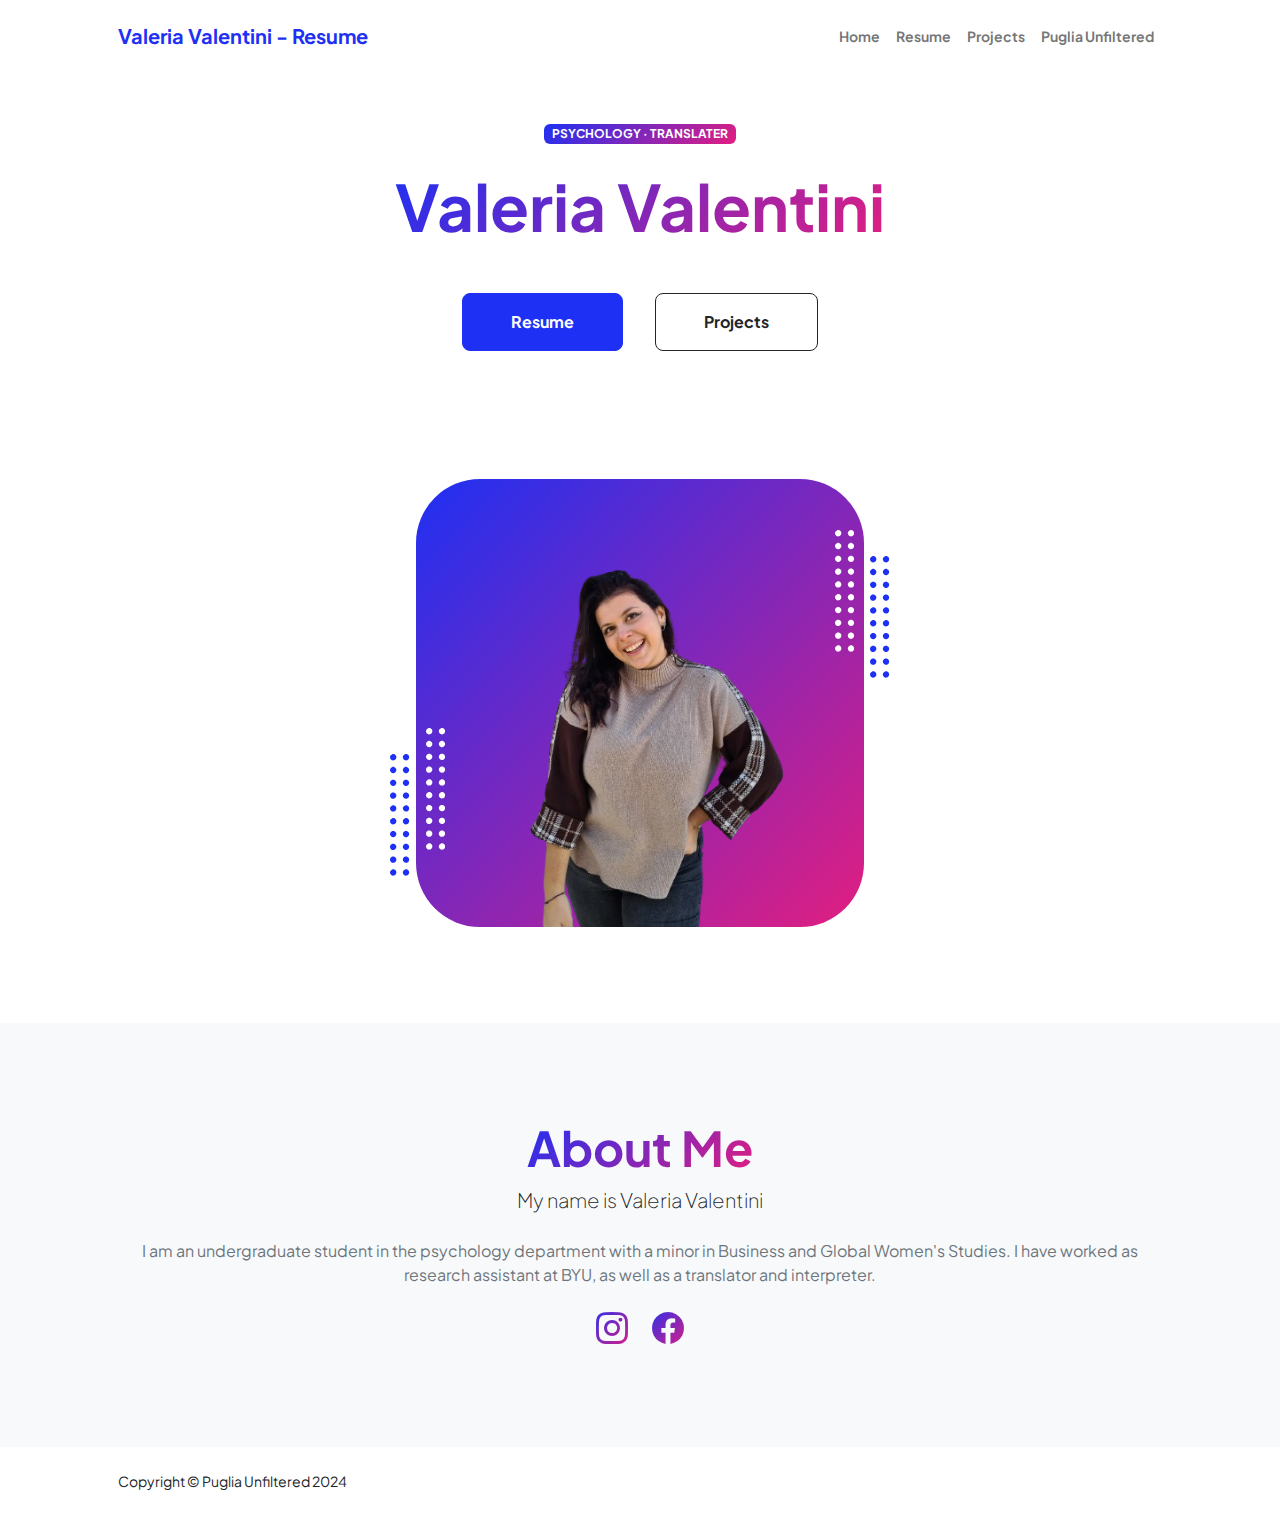
<file: Resume/index.html>
<!DOCTYPE html>
<html lang="en">
    <head>
        <meta charset="utf-8" />
        <meta name="viewport" content="width=device-width, initial-scale=1, shrink-to-fit=no" />
        <meta name="description" content="" />
        <meta name="author" content="" />
        <title>Resume - Valeria Valentini</title>
        <!-- Favicon-->
        <link rel="icon" type="image/x-icon" href="assets/favicon.ico" />
        <!-- Custom Google font-->
        <link rel="preconnect" href="https://fonts.googleapis.com" />
        <link rel="preconnect" href="https://fonts.gstatic.com" crossorigin />
        <link href="https://fonts.googleapis.com/css2?family=Plus+Jakarta+Sans:wght@100;200;300;400;500;600;700;800;900&amp;display=swap" rel="stylesheet" />
        <!-- Bootstrap icons-->
        <link href="https://cdn.jsdelivr.net/npm/bootstrap-icons@1.8.1/font/bootstrap-icons.css" rel="stylesheet" />
        <!-- Core theme CSS (includes Bootstrap)-->
        <link href="css/styles.css" rel="stylesheet" />
    </head>
    <body class="d-flex flex-column h-100">
        <main class="flex-shrink-0">
            <!-- Navigation-->
            <nav class="navbar navbar-expand-lg navbar-light bg-white py-3">
                <div class="container px-5">
                    <a class="navbar-brand" href="index.html"><span class="fw-bolder text-primary">Valeria Valentini - Resume</span></a>
                    <button class="navbar-toggler" type="button" data-bs-toggle="collapse" data-bs-target="#navbarSupportedContent" aria-controls="navbarSupportedContent" aria-expanded="false" aria-label="Toggle navigation"><span class="navbar-toggler-icon"></span></button>
                    <div class="collapse navbar-collapse" id="navbarSupportedContent">
                        <ul class="navbar-nav ms-auto mb-2 mb-lg-0 small fw-bolder">
                            <li class="nav-item"><a class="nav-link" href="index.html">Home</a></li>
                            <li class="nav-item"><a class="nav-link" href="resume.html">Resume</a></li>
                            <li class="nav-item"><a class="nav-link" href="projects.html">Projects</a></li>
                            <li class="nav-item"><a class="nav-link" href="../index.html">Puglia Unfiltered</a></li>
                        </ul>
                    </div>
                </div>
            </nav>
            <!-- Header-->
            <header class="py-5">
                <div class="container px-5 pb-5">
                    <div class="row gx-5 align-items-center">
                        <div class="col-xxl-5">
                            <!-- Header text content-->
                            <div class="text-center text-xxl-start">
                                <div class="badge bg-gradient-primary-to-secondary text-white mb-4"><div class="text-uppercase">Psychology &middot; Translater</div></div>
                                <!--<div class="fs-3 fw-light text-muted">I can help your business to</div>-->
                                <h1 class="display-3 fw-bolder mb-5"><span class="text-gradient d-inline">Valeria Valentini</span></h1>
                                <div class="d-grid gap-3 d-sm-flex justify-content-sm-center justify-content-xxl-start mb-3">
                                    <a class="btn btn-primary btn-lg px-5 py-3 me-sm-3 fs-6 fw-bolder" href="resume.html">Resume</a>
                                    <a class="btn btn-outline-dark btn-lg px-5 py-3 fs-6 fw-bolder" href="projects.html">Projects</a>
                                </div>
                            </div>
                        </div>
                        <div class="col-xxl-7">
                            <!-- Header profile picture-->
                            <div class="d-flex justify-content-center mt-5 mt-xxl-0">
                                <div class="profile bg-gradient-primary-to-secondary">
                                    <!-- TIP: For best results, use a photo with a transparent background like the demo example below-->
                                    <!-- Watch a tutorial on how to do this on YouTube (link)-->
                                    <img class="profile-img" src="assets/valeria.png"  alt="..." />
                                    <div class="dots-1">
                                        <!-- SVG Dots-->
                                        <svg version="1.1" xmlns="http://www.w3.org/2000/svg" xmlns:xlink="http://www.w3.org/1999/xlink" x="0px" y="0px" viewBox="0 0 191.6 1215.4" style="enable-background: new 0 0 191.6 1215.4" xml:space="preserve">
                                            <g transform="translate(0.000000,1280.000000) scale(0.100000,-0.100000)">
                                                <path d="M227.7,12788.6c-105-35-200-141-222-248c-43-206,163-412,369-369c155,32,275,190,260,339c-11,105-90,213-190,262        C383.7,12801.6,289.7,12808.6,227.7,12788.6z"></path>
                                                <path d="M1507.7,12788.6c-151-50-253-216-222-362c25-119,136-230,254-255c194-41,395,142,375,339c-11,105-90,213-190,262        C1663.7,12801.6,1569.7,12808.6,1507.7,12788.6z"></path>
                                                <path d="M227.7,11508.6c-105-35-200-141-222-248c-43-206,163-412,369-369c155,32,275,190,260,339c-11,105-90,213-190,262        C383.7,11521.6,289.7,11528.6,227.7,11508.6z"></path>
                                                <path d="M1507.7,11508.6c-151-50-253-216-222-362c25-119,136-230,254-255c194-41,395,142,375,339c-11,105-90,213-190,262        C1663.7,11521.6,1569.7,11528.6,1507.7,11508.6z"></path>
                                                <path d="M227.7,10228.6c-105-35-200-141-222-248c-43-206,163-412,369-369c155,32,275,190,260,339c-11,105-90,213-190,262        C383.7,10241.6,289.7,10248.6,227.7,10228.6z"></path>
                                                <path d="M1507.7,10228.6c-105-35-200-141-222-248c-43-206,163-412,369-369c155,32,275,190,260,339c-11,105-90,213-190,262        C1663.7,10241.6,1569.7,10248.6,1507.7,10228.6z"></path>
                                                <path d="M227.7,8948.6c-105-35-200-141-222-248c-43-206,163-412,369-369c155,32,275,190,260,339c-11,105-90,213-190,262        C383.7,8961.6,289.7,8968.6,227.7,8948.6z"></path>
                                                <path d="M1507.7,8948.6c-105-35-200-141-222-248c-43-206,163-412,369-369c155,32,275,190,260,339c-11,105-90,213-190,262        C1663.7,8961.6,1569.7,8968.6,1507.7,8948.6z"></path>
                                                <path d="M227.7,7668.6c-105-35-200-141-222-248c-43-206,163-412,369-369c155,32,275,190,260,339c-11,105-90,213-190,262        C383.7,7681.6,289.7,7688.6,227.7,7668.6z"></path>
                                                <path d="M1507.7,7668.6c-105-35-200-141-222-248c-43-206,163-412,369-369c155,32,275,190,260,339c-11,105-90,213-190,262        C1663.7,7681.6,1569.7,7688.6,1507.7,7668.6z"></path>
                                                <path d="M227.7,6388.6c-105-35-200-141-222-248c-43-206,163-412,369-369c155,32,275,190,260,339c-11,105-90,213-190,262        C383.7,6401.6,289.7,6408.6,227.7,6388.6z"></path>
                                                <path d="M1507.7,6388.6c-105-35-200-141-222-248c-43-206,163-412,369-369c155,32,275,190,260,339c-11,105-90,213-190,262        C1663.7,6401.6,1569.7,6408.6,1507.7,6388.6z"></path>
                                                <path d="M227.7,5108.6c-105-35-200-141-222-248c-43-206,163-412,369-369c155,32,275,190,260,339c-11,105-90,213-190,262        C383.7,5121.6,289.7,5128.6,227.7,5108.6z"></path>
                                                <path d="M1507.7,5108.6c-105-35-200-141-222-248c-43-206,163-412,369-369c155,32,275,190,260,339c-11,105-90,213-190,262        C1663.7,5121.6,1569.7,5128.6,1507.7,5108.6z"></path>
                                                <path d="M227.7,3828.6c-105-35-200-141-222-248c-43-206,163-412,369-369c155,32,275,190,260,339c-11,105-90,213-190,262        C383.7,3841.6,289.7,3848.6,227.7,3828.6z"></path>
                                                <path d="M1507.7,3828.6c-105-35-200-141-222-248c-43-206,163-412,369-369c155,32,275,190,260,339c-11,105-90,213-190,262        C1663.7,3841.6,1569.7,3848.6,1507.7,3828.6z"></path>
                                                <path d="M227.7,2548.6c-105-35-200-141-222-248c-43-206,163-412,369-369c155,32,275,190,260,339c-11,105-90,213-190,262        C383.7,2561.6,289.7,2568.6,227.7,2548.6z"></path>
                                                <path d="M1507.7,2548.6c-105-35-200-141-222-248c-43-206,163-412,369-369c155,32,275,190,260,339c-11,105-90,213-190,262        C1663.7,2561.6,1569.7,2568.6,1507.7,2548.6z"></path>
                                                <path d="M227.7,1268.6c-105-35-200-141-222-248c-43-206,163-412,369-369c155,32,275,190,260,339c-11,105-90,213-190,262        C383.7,1281.6,289.7,1288.6,227.7,1268.6z"></path>
                                                <path d="M1507.7,1268.6c-105-35-200-141-222-248c-43-206,163-412,369-369c155,32,275,190,260,339c-11,105-90,213-190,262        C1663.7,1281.6,1569.7,1288.6,1507.7,1268.6z"></path>
                                            </g>
                                        </svg>
                                        <!-- END of SVG dots-->
                                    </div>
                                    <div class="dots-2">
                                        <!-- SVG Dots-->
                                        <svg version="1.1" xmlns="http://www.w3.org/2000/svg" xmlns:xlink="http://www.w3.org/1999/xlink" x="0px" y="0px" viewBox="0 0 191.6 1215.4" style="enable-background: new 0 0 191.6 1215.4" xml:space="preserve">
                                            <g transform="translate(0.000000,1280.000000) scale(0.100000,-0.100000)">
                                                <path d="M227.7,12788.6c-105-35-200-141-222-248c-43-206,163-412,369-369c155,32,275,190,260,339c-11,105-90,213-190,262        C383.7,12801.6,289.7,12808.6,227.7,12788.6z"></path>
                                                <path d="M1507.7,12788.6c-151-50-253-216-222-362c25-119,136-230,254-255c194-41,395,142,375,339c-11,105-90,213-190,262        C1663.7,12801.6,1569.7,12808.6,1507.7,12788.6z"></path>
                                                <path d="M227.7,11508.6c-105-35-200-141-222-248c-43-206,163-412,369-369c155,32,275,190,260,339c-11,105-90,213-190,262        C383.7,11521.6,289.7,11528.6,227.7,11508.6z"></path>
                                                <path d="M1507.7,11508.6c-151-50-253-216-222-362c25-119,136-230,254-255c194-41,395,142,375,339c-11,105-90,213-190,262        C1663.7,11521.6,1569.7,11528.6,1507.7,11508.6z"></path>
                                                <path d="M227.7,10228.6c-105-35-200-141-222-248c-43-206,163-412,369-369c155,32,275,190,260,339c-11,105-90,213-190,262        C383.7,10241.6,289.7,10248.6,227.7,10228.6z"></path>
                                                <path d="M1507.7,10228.6c-105-35-200-141-222-248c-43-206,163-412,369-369c155,32,275,190,260,339c-11,105-90,213-190,262        C1663.7,10241.6,1569.7,10248.6,1507.7,10228.6z"></path>
                                                <path d="M227.7,8948.6c-105-35-200-141-222-248c-43-206,163-412,369-369c155,32,275,190,260,339c-11,105-90,213-190,262        C383.7,8961.6,289.7,8968.6,227.7,8948.6z"></path>
                                                <path d="M1507.7,8948.6c-105-35-200-141-222-248c-43-206,163-412,369-369c155,32,275,190,260,339c-11,105-90,213-190,262        C1663.7,8961.6,1569.7,8968.6,1507.7,8948.6z"></path>
                                                <path d="M227.7,7668.6c-105-35-200-141-222-248c-43-206,163-412,369-369c155,32,275,190,260,339c-11,105-90,213-190,262        C383.7,7681.6,289.7,7688.6,227.7,7668.6z"></path>
                                                <path d="M1507.7,7668.6c-105-35-200-141-222-248c-43-206,163-412,369-369c155,32,275,190,260,339c-11,105-90,213-190,262        C1663.7,7681.6,1569.7,7688.6,1507.7,7668.6z"></path>
                                                <path d="M227.7,6388.6c-105-35-200-141-222-248c-43-206,163-412,369-369c155,32,275,190,260,339c-11,105-90,213-190,262        C383.7,6401.6,289.7,6408.6,227.7,6388.6z"></path>
                                                <path d="M1507.7,6388.6c-105-35-200-141-222-248c-43-206,163-412,369-369c155,32,275,190,260,339c-11,105-90,213-190,262        C1663.7,6401.6,1569.7,6408.6,1507.7,6388.6z"></path>
                                                <path d="M227.7,5108.6c-105-35-200-141-222-248c-43-206,163-412,369-369c155,32,275,190,260,339c-11,105-90,213-190,262        C383.7,5121.6,289.7,5128.6,227.7,5108.6z"></path>
                                                <path d="M1507.7,5108.6c-105-35-200-141-222-248c-43-206,163-412,369-369c155,32,275,190,260,339c-11,105-90,213-190,262        C1663.7,5121.6,1569.7,5128.6,1507.7,5108.6z"></path>
                                                <path d="M227.7,3828.6c-105-35-200-141-222-248c-43-206,163-412,369-369c155,32,275,190,260,339c-11,105-90,213-190,262        C383.7,3841.6,289.7,3848.6,227.7,3828.6z"></path>
                                                <path d="M1507.7,3828.6c-105-35-200-141-222-248c-43-206,163-412,369-369c155,32,275,190,260,339c-11,105-90,213-190,262        C1663.7,3841.6,1569.7,3848.6,1507.7,3828.6z"></path>
                                                <path d="M227.7,2548.6c-105-35-200-141-222-248c-43-206,163-412,369-369c155,32,275,190,260,339c-11,105-90,213-190,262        C383.7,2561.6,289.7,2568.6,227.7,2548.6z"></path>
                                                <path d="M1507.7,2548.6c-105-35-200-141-222-248c-43-206,163-412,369-369c155,32,275,190,260,339c-11,105-90,213-190,262        C1663.7,2561.6,1569.7,2568.6,1507.7,2548.6z"></path>
                                                <path d="M227.7,1268.6c-105-35-200-141-222-248c-43-206,163-412,369-369c155,32,275,190,260,339c-11,105-90,213-190,262        C383.7,1281.6,289.7,1288.6,227.7,1268.6z"></path>
                                                <path d="M1507.7,1268.6c-105-35-200-141-222-248c-43-206,163-412,369-369c155,32,275,190,260,339c-11,105-90,213-190,262        C1663.7,1281.6,1569.7,1288.6,1507.7,1268.6z"></path>
                                            </g>
                                        </svg>
                                        <!-- END of SVG dots-->
                                    </div>
                                    <div class="dots-3">
                                        <!-- SVG Dots-->
                                        <svg version="1.1" xmlns="http://www.w3.org/2000/svg" xmlns:xlink="http://www.w3.org/1999/xlink" x="0px" y="0px" viewBox="0 0 191.6 1215.4" style="enable-background: new 0 0 191.6 1215.4" xml:space="preserve">
                                            <g transform="translate(0.000000,1280.000000) scale(0.100000,-0.100000)">
                                                <path d="M227.7,12788.6c-105-35-200-141-222-248c-43-206,163-412,369-369c155,32,275,190,260,339c-11,105-90,213-190,262        C383.7,12801.6,289.7,12808.6,227.7,12788.6z"></path>
                                                <path d="M1507.7,12788.6c-151-50-253-216-222-362c25-119,136-230,254-255c194-41,395,142,375,339c-11,105-90,213-190,262        C1663.7,12801.6,1569.7,12808.6,1507.7,12788.6z"></path>
                                                <path d="M227.7,11508.6c-105-35-200-141-222-248c-43-206,163-412,369-369c155,32,275,190,260,339c-11,105-90,213-190,262        C383.7,11521.6,289.7,11528.6,227.7,11508.6z"></path>
                                                <path d="M1507.7,11508.6c-151-50-253-216-222-362c25-119,136-230,254-255c194-41,395,142,375,339c-11,105-90,213-190,262        C1663.7,11521.6,1569.7,11528.6,1507.7,11508.6z"></path>
                                                <path d="M227.7,10228.6c-105-35-200-141-222-248c-43-206,163-412,369-369c155,32,275,190,260,339c-11,105-90,213-190,262        C383.7,10241.6,289.7,10248.6,227.7,10228.6z"></path>
                                                <path d="M1507.7,10228.6c-105-35-200-141-222-248c-43-206,163-412,369-369c155,32,275,190,260,339c-11,105-90,213-190,262        C1663.7,10241.6,1569.7,10248.6,1507.7,10228.6z"></path>
                                                <path d="M227.7,8948.6c-105-35-200-141-222-248c-43-206,163-412,369-369c155,32,275,190,260,339c-11,105-90,213-190,262        C383.7,8961.6,289.7,8968.6,227.7,8948.6z"></path>
                                                <path d="M1507.7,8948.6c-105-35-200-141-222-248c-43-206,163-412,369-369c155,32,275,190,260,339c-11,105-90,213-190,262        C1663.7,8961.6,1569.7,8968.6,1507.7,8948.6z"></path>
                                                <path d="M227.7,7668.6c-105-35-200-141-222-248c-43-206,163-412,369-369c155,32,275,190,260,339c-11,105-90,213-190,262        C383.7,7681.6,289.7,7688.6,227.7,7668.6z"></path>
                                                <path d="M1507.7,7668.6c-105-35-200-141-222-248c-43-206,163-412,369-369c155,32,275,190,260,339c-11,105-90,213-190,262        C1663.7,7681.6,1569.7,7688.6,1507.7,7668.6z"></path>
                                                <path d="M227.7,6388.6c-105-35-200-141-222-248c-43-206,163-412,369-369c155,32,275,190,260,339c-11,105-90,213-190,262        C383.7,6401.6,289.7,6408.6,227.7,6388.6z"></path>
                                                <path d="M1507.7,6388.6c-105-35-200-141-222-248c-43-206,163-412,369-369c155,32,275,190,260,339c-11,105-90,213-190,262        C1663.7,6401.6,1569.7,6408.6,1507.7,6388.6z"></path>
                                                <path d="M227.7,5108.6c-105-35-200-141-222-248c-43-206,163-412,369-369c155,32,275,190,260,339c-11,105-90,213-190,262        C383.7,5121.6,289.7,5128.6,227.7,5108.6z"></path>
                                                <path d="M1507.7,5108.6c-105-35-200-141-222-248c-43-206,163-412,369-369c155,32,275,190,260,339c-11,105-90,213-190,262        C1663.7,5121.6,1569.7,5128.6,1507.7,5108.6z"></path>
                                                <path d="M227.7,3828.6c-105-35-200-141-222-248c-43-206,163-412,369-369c155,32,275,190,260,339c-11,105-90,213-190,262        C383.7,3841.6,289.7,3848.6,227.7,3828.6z"></path>
                                                <path d="M1507.7,3828.6c-105-35-200-141-222-248c-43-206,163-412,369-369c155,32,275,190,260,339c-11,105-90,213-190,262        C1663.7,3841.6,1569.7,3848.6,1507.7,3828.6z"></path>
                                                <path d="M227.7,2548.6c-105-35-200-141-222-248c-43-206,163-412,369-369c155,32,275,190,260,339c-11,105-90,213-190,262        C383.7,2561.6,289.7,2568.6,227.7,2548.6z"></path>
                                                <path d="M1507.7,2548.6c-105-35-200-141-222-248c-43-206,163-412,369-369c155,32,275,190,260,339c-11,105-90,213-190,262        C1663.7,2561.6,1569.7,2568.6,1507.7,2548.6z"></path>
                                                <path d="M227.7,1268.6c-105-35-200-141-222-248c-43-206,163-412,369-369c155,32,275,190,260,339c-11,105-90,213-190,262        C383.7,1281.6,289.7,1288.6,227.7,1268.6z"></path>
                                                <path d="M1507.7,1268.6c-105-35-200-141-222-248c-43-206,163-412,369-369c155,32,275,190,260,339c-11,105-90,213-190,262        C1663.7,1281.6,1569.7,1288.6,1507.7,1268.6z"></path>
                                            </g>
                                        </svg>
                                        <!-- END of SVG dots-->
                                    </div>
                                    <div class="dots-4">
                                        <!-- SVG Dots-->
                                        <svg version="1.1" xmlns="http://www.w3.org/2000/svg" xmlns:xlink="http://www.w3.org/1999/xlink" x="0px" y="0px" viewBox="0 0 191.6 1215.4" style="enable-background: new 0 0 191.6 1215.4" xml:space="preserve">
                                            <g transform="translate(0.000000,1280.000000) scale(0.100000,-0.100000)">
                                                <path d="M227.7,12788.6c-105-35-200-141-222-248c-43-206,163-412,369-369c155,32,275,190,260,339c-11,105-90,213-190,262        C383.7,12801.6,289.7,12808.6,227.7,12788.6z"></path>
                                                <path d="M1507.7,12788.6c-151-50-253-216-222-362c25-119,136-230,254-255c194-41,395,142,375,339c-11,105-90,213-190,262        C1663.7,12801.6,1569.7,12808.6,1507.7,12788.6z"></path>
                                                <path d="M227.7,11508.6c-105-35-200-141-222-248c-43-206,163-412,369-369c155,32,275,190,260,339c-11,105-90,213-190,262        C383.7,11521.6,289.7,11528.6,227.7,11508.6z"></path>
                                                <path d="M1507.7,11508.6c-151-50-253-216-222-362c25-119,136-230,254-255c194-41,395,142,375,339c-11,105-90,213-190,262        C1663.7,11521.6,1569.7,11528.6,1507.7,11508.6z"></path>
                                                <path d="M227.7,10228.6c-105-35-200-141-222-248c-43-206,163-412,369-369c155,32,275,190,260,339c-11,105-90,213-190,262        C383.7,10241.6,289.7,10248.6,227.7,10228.6z"></path>
                                                <path d="M1507.7,10228.6c-105-35-200-141-222-248c-43-206,163-412,369-369c155,32,275,190,260,339c-11,105-90,213-190,262        C1663.7,10241.6,1569.7,10248.6,1507.7,10228.6z"></path>
                                                <path d="M227.7,8948.6c-105-35-200-141-222-248c-43-206,163-412,369-369c155,32,275,190,260,339c-11,105-90,213-190,262        C383.7,8961.6,289.7,8968.6,227.7,8948.6z"></path>
                                                <path d="M1507.7,8948.6c-105-35-200-141-222-248c-43-206,163-412,369-369c155,32,275,190,260,339c-11,105-90,213-190,262        C1663.7,8961.6,1569.7,8968.6,1507.7,8948.6z"></path>
                                                <path d="M227.7,7668.6c-105-35-200-141-222-248c-43-206,163-412,369-369c155,32,275,190,260,339c-11,105-90,213-190,262        C383.7,7681.6,289.7,7688.6,227.7,7668.6z"></path>
                                                <path d="M1507.7,7668.6c-105-35-200-141-222-248c-43-206,163-412,369-369c155,32,275,190,260,339c-11,105-90,213-190,262        C1663.7,7681.6,1569.7,7688.6,1507.7,7668.6z"></path>
                                                <path d="M227.7,6388.6c-105-35-200-141-222-248c-43-206,163-412,369-369c155,32,275,190,260,339c-11,105-90,213-190,262        C383.7,6401.6,289.7,6408.6,227.7,6388.6z"></path>
                                                <path d="M1507.7,6388.6c-105-35-200-141-222-248c-43-206,163-412,369-369c155,32,275,190,260,339c-11,105-90,213-190,262        C1663.7,6401.6,1569.7,6408.6,1507.7,6388.6z"></path>
                                                <path d="M227.7,5108.6c-105-35-200-141-222-248c-43-206,163-412,369-369c155,32,275,190,260,339c-11,105-90,213-190,262        C383.7,5121.6,289.7,5128.6,227.7,5108.6z"></path>
                                                <path d="M1507.7,5108.6c-105-35-200-141-222-248c-43-206,163-412,369-369c155,32,275,190,260,339c-11,105-90,213-190,262        C1663.7,5121.6,1569.7,5128.6,1507.7,5108.6z"></path>
                                                <path d="M227.7,3828.6c-105-35-200-141-222-248c-43-206,163-412,369-369c155,32,275,190,260,339c-11,105-90,213-190,262        C383.7,3841.6,289.7,3848.6,227.7,3828.6z"></path>
                                                <path d="M1507.7,3828.6c-105-35-200-141-222-248c-43-206,163-412,369-369c155,32,275,190,260,339c-11,105-90,213-190,262        C1663.7,3841.6,1569.7,3848.6,1507.7,3828.6z"></path>
                                                <path d="M227.7,2548.6c-105-35-200-141-222-248c-43-206,163-412,369-369c155,32,275,190,260,339c-11,105-90,213-190,262        C383.7,2561.6,289.7,2568.6,227.7,2548.6z"></path>
                                                <path d="M1507.7,2548.6c-105-35-200-141-222-248c-43-206,163-412,369-369c155,32,275,190,260,339c-11,105-90,213-190,262        C1663.7,2561.6,1569.7,2568.6,1507.7,2548.6z"></path>
                                                <path d="M227.7,1268.6c-105-35-200-141-222-248c-43-206,163-412,369-369c155,32,275,190,260,339c-11,105-90,213-190,262        C383.7,1281.6,289.7,1288.6,227.7,1268.6z"></path>
                                                <path d="M1507.7,1268.6c-105-35-200-141-222-248c-43-206,163-412,369-369c155,32,275,190,260,339c-11,105-90,213-190,262        C1663.7,1281.6,1569.7,1288.6,1507.7,1268.6z"></path>
                                            </g>
                                        </svg>
                                        <!-- END of SVG dots-->
                                    </div>
                                </div>
                            </div>
                        </div>
                    </div>
                </div>
            </header>
            <!-- About Section-->
            <section class="bg-light py-5">
                <div class="container px-5">
                    <div class="row gx-5 justify-content-center">
                        <div class="col-xxl-8">
                            <div class="text-center my-5">
                                <h2 class="display-5 fw-bolder"><span class="text-gradient d-inline">About Me</span></h2>
                                <p class="lead fw-light mb-4">My name is Valeria Valentini</p>
                                <p class="text-muted">I am an undergraduate student in the psychology department with a minor in Business and Global Women's Studies. I have worked as research assistant at BYU, as well as a translator and interpreter. </p>
                                <div class="d-flex justify-content-center fs-2 gap-4">
                                    <a class="text-gradient" href="https://www.instagram.com/valeriavalentini1/" target="_blank"><i class="bi bi-instagram"></i></a>
                                    <a class="text-gradient" href="https://www.facebook.com/valeria.valentini.587"  target="_blank"><i class="bi bi-facebook"></i></a>
                                </div>
                            </div>
                        </div>
                    </div>
                </div>
            </section>
        </main>
        <!-- Footer-->
        <footer class="bg-white py-4 mt-auto">
            <div class="container px-5">
                <div class="row align-items-center justify-content-between flex-column flex-sm-row">
                    <div class="col-auto"><div class="small m-0">Copyright &copy; Puglia Unfiltered 2024</div></div>
                    <div class="col-auto">
                        <!--
                        <a class="small" href="#!">Privacy</a>
                        <span class="mx-1">&middot;</span>
                        <a class="small" href="#!">Terms</a>
                        <span class="mx-1">&middot;</span>
                        <a class="small" href="#!">Contact</a>
                        -->
                    </div>
                </div>
            </div>
        </footer>
        <!-- Bootstrap core JS-->
        <script src="https://cdn.jsdelivr.net/npm/bootstrap@5.2.3/dist/js/bootstrap.bundle.min.js"></script>
        <!-- Core theme JS-->
        <script src="js/scripts.js"></script>
    </body>
</html>
</file>
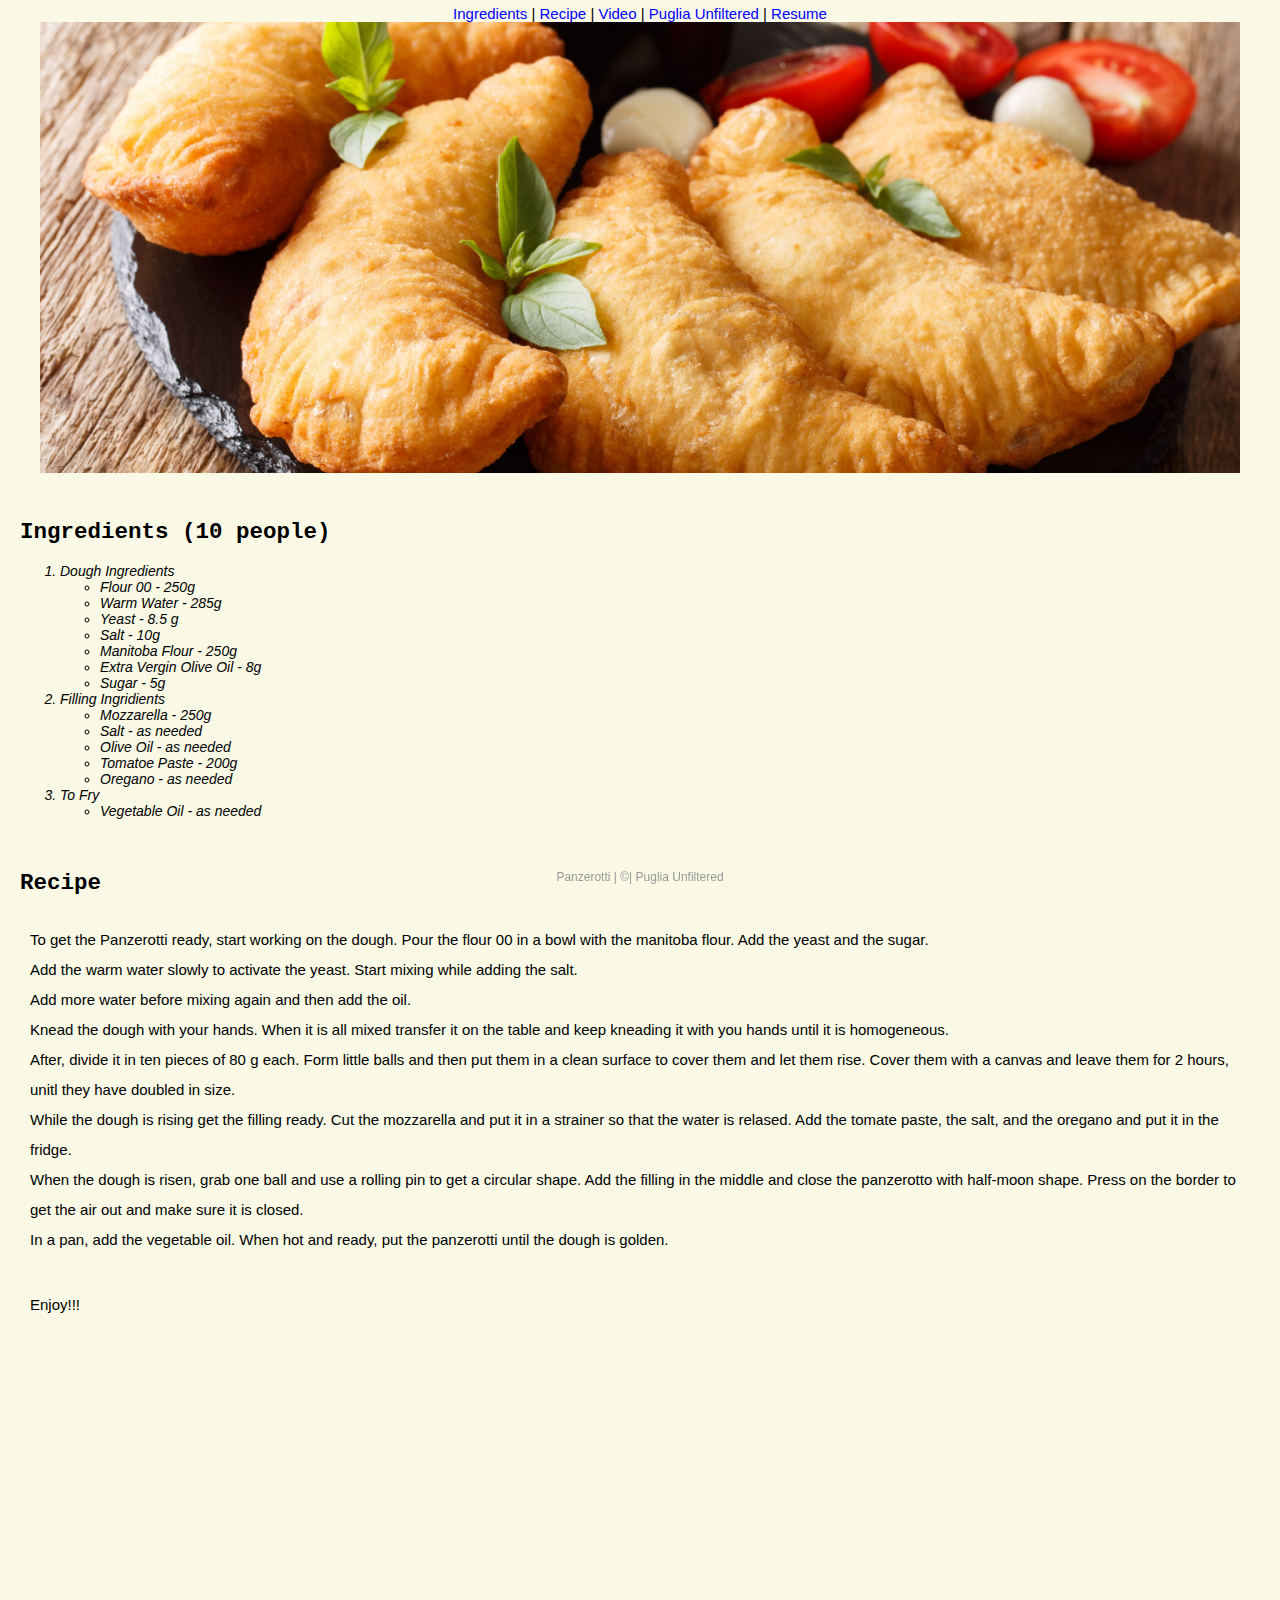
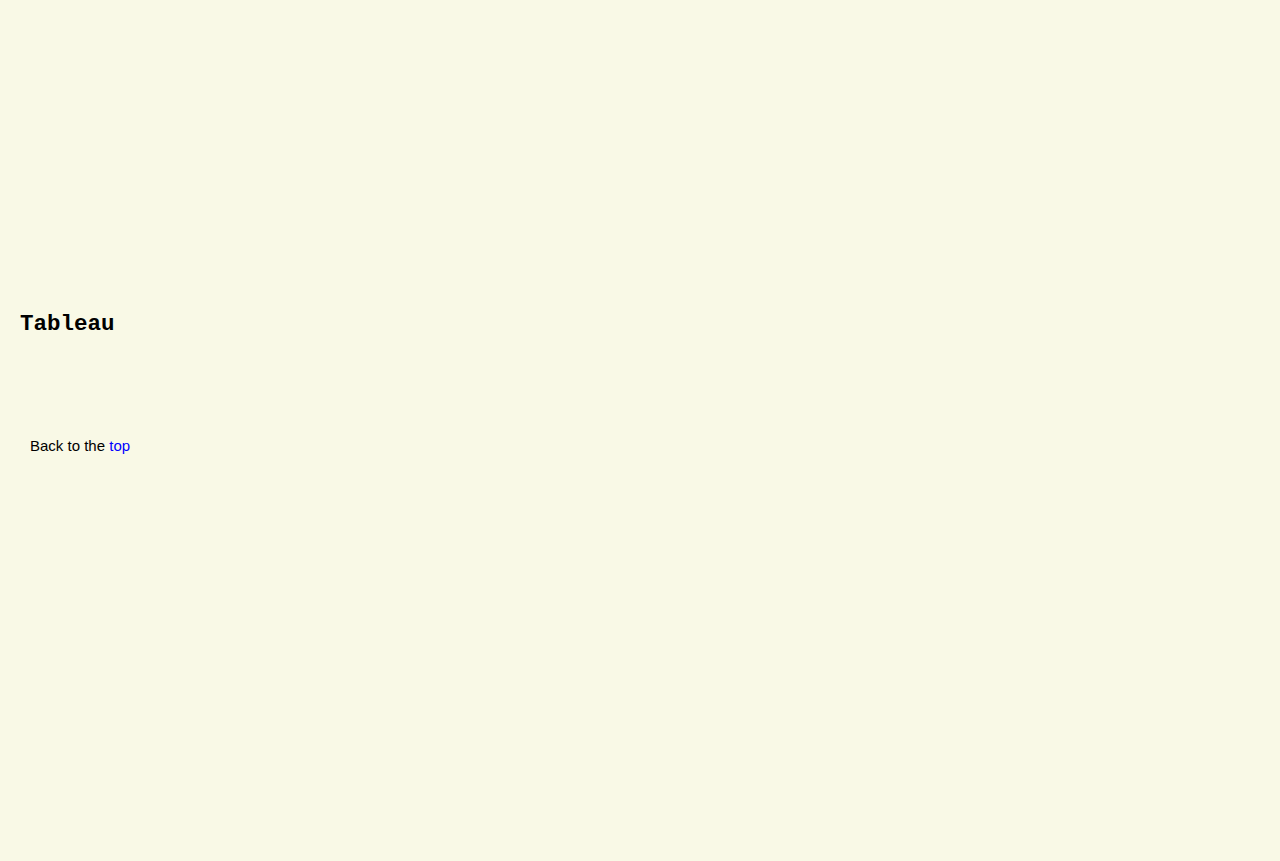
<file: scratch_page.html>
<!--
Valeria Valentini, 
IS 201, 001
06/11/2024
-->
<!DOCTYPE html>
<html lang="en">
<head>
    <meta charset="UTF-8">
    <meta name="viewport" content="width=device-width, initial-scale=1.0">
    <title>My Scratch</title>
    <link rel="stylesheet" href="css/layoutstyles.css">
    
</head>
<body>

    <div class="common header">
        <a href="#ing" id="top">Ingredients</a> |
            <a href="#Rec">Recipe</a> |
            <a href="#Vid">Video</a> |
            <a href="index.html">Puglia Unfiltered</a> |
            <a href="Resume/index.html">Resume</a>
        <img src="assets/img/panzerotti_01.jpg" height="451" alt="Panzerotti">
    </div>

    

    <div class="common mainbody">
        <h2  id="ing">Ingredients (10 people)</h2>
    <ol>
        <li> Dough Ingredients
            <ul>
                <li>Flour 00 - 250g</li>
                <li>Warm Water - 285g</li>
                <li>Yeast - 8.5 g</li>
                <li>Salt - 10g</li>
                <li>Manitoba Flour - 250g</li>
                <li>Extra Vergin Olive Oil - 8g</li>
                <li>Sugar - 5g</li>
            </ul>
        </li>
        <li>Filling Ingridients
            <ul>
                <li>Mozzarella - 250g</li>
                <li>Salt - as needed</li>
                <li>Olive Oil - as needed</li>
                <li>Tomatoe Paste - 200g</li>
                <li>Oregano - as needed</li>
            </ul>    
        </li>
        <li>To Fry
            <ul>
                <li>Vegetable Oil - as needed</li>
            </ul>    
        </li>
    </ol>
    
    <br>
    <h2  id="Rec">Recipe</h2>
    <p>To get the Panzerotti ready, start working on the dough. Pour the flour 00 in a bowl with the manitoba flour. Add the yeast and the sugar.<br>   
    Add the warm water slowly to activate the yeast. Start mixing while adding the salt.<br>
    Add more water before mixing again and then add the oil.<br>
    Knead the dough with your hands. When it is all mixed transfer it on the table and keep kneading it with you hands until it is 
        homogeneous.<br>
    After, divide it in ten pieces of 80 g each. Form little balls and then put them in a clean surface to cover them and let them rise.
        Cover them with a canvas and leave them for 2 hours, unitl they have doubled in size.
    <br>
    While the dough is rising get the filling ready. Cut the mozzarella and put it in a strainer so that the water is relased. Add the tomate 
        paste, the salt, and the oregano and put it in the fridge. 
    <br>
    When the dough is risen, grab one ball and use a rolling pin to get a circular shape. Add the filling in the middle and close the panzerotto
        with half-moon shape. Press on the border to get the air out and make sure it is closed.
    <br>
    In a pan, add the vegetable oil. When hot and ready, put the panzerotti until the dough is golden. </p>
    <p>Enjoy!!!</p>


    <iframe id="Vid" width="738" height="415" src="https://www.youtube.com/embed/_agwM66bGRQ" title="PANZEROTTI FATTI IN CASA: ricetta facile per farli FRITTI!" frameborder="0" allow="accelerometer; autoplay; clipboard-write; encrypted-media; gyroscope; picture-in-picture; web-share" referrerpolicy="strict-origin-when-cross-origin" allowfullscreen></iframe>
    <p>&nbsp;</p>
    <p>&nbsp;</p>

    <h2>Tableau</h2>
        <div class='tableauPlaceholder' id='viz1718404813437' style='position: relative'><noscript><a href='https:&#47;&#47;www.tableau.com&#47;foundation'><img alt='At a glance ' src='https:&#47;&#47;public.tableau.com&#47;static&#47;images&#47;Ta&#47;TableauFoundationLivingReport&#47;Ataglance&#47;1_rss.png' style='border: none' /></a></noscript><object class='tableauViz'  style='display:none;'><param name='host_url' value='https%3A%2F%2Fpublic.tableau.com%2F' /> <param name='embed_code_version' value='3' /> <param name='site_root' value='' /><param name='name' value='TableauFoundationLivingReport&#47;Ataglance' /><param name='tabs' value='no' /><param name='toolbar' value='no' /><param name='static_image' value='https:&#47;&#47;public.tableau.com&#47;static&#47;images&#47;Ta&#47;TableauFoundationLivingReport&#47;Ataglance&#47;1.png' /> <param name='animate_transition' value='yes' /><param name='display_static_image' value='yes' /><param name='display_spinner' value='yes' /><param name='display_overlay' value='yes' /><param name='display_count' value='yes' /></object></div>                <script type='text/javascript'>                    var divElement = document.getElementById('viz1718404813437');                    var vizElement = divElement.getElementsByTagName('object')[0];                    vizElement.style.width='1200px';vizElement.style.height='900px';                    var scriptElement = document.createElement('script');                    scriptElement.src = 'https://public.tableau.com/javascripts/api/viz_v1.js';                    vizElement.parentNode.insertBefore(scriptElement, vizElement);                </script>


     
        <p>&nbsp;</p>
        <p>Back to the <a href="#top">top</a></p>
        <p>&nbsp;</p>
        <p>&nbsp;</p>
        <p>&nbsp;</p>
        <p>&nbsp;</p>
        <p>&nbsp;</p>
        <p>&nbsp;</p>

    </div>
    
    <div class="common footer">
        Panzerotti | &copy;| Puglia Unfiltered
    </div>

     <br><br>



    <br><br>
   

   
</body>
</html>
</file>
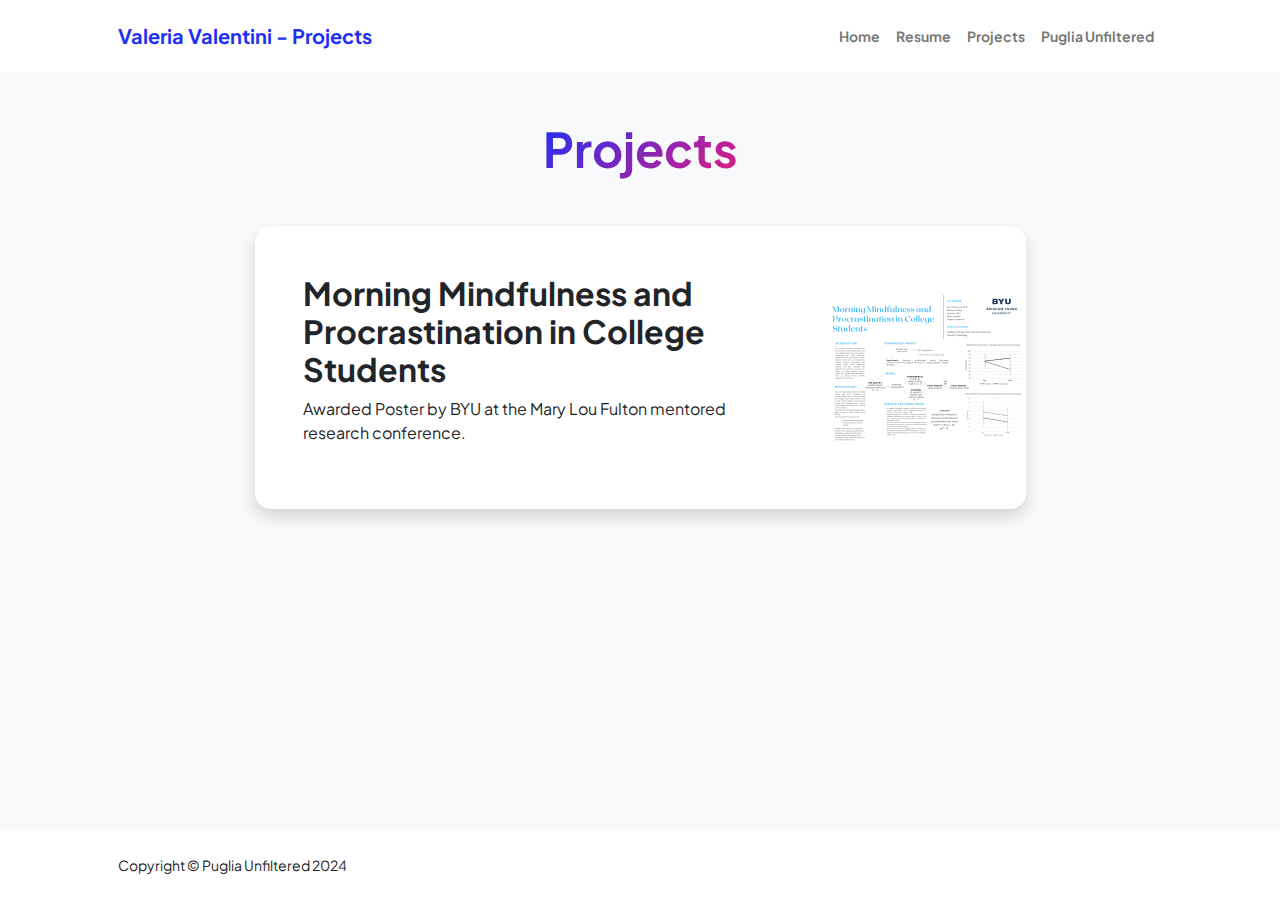
<file: Resume/projects.html>
<!DOCTYPE html>
<html lang="en">
    <head>
        <meta charset="utf-8" />
        <meta name="viewport" content="width=device-width, initial-scale=1, shrink-to-fit=no" />
        <meta name="description" content="" />
        <meta name="author" content="" />
        <title>Modern Business - Start Bootstrap Template</title>
        <!-- Favicon-->
        <link rel="icon" type="image/x-icon" href="assets/favicon.ico" />
        <!-- Custom Google font-->
        <link rel="preconnect" href="https://fonts.googleapis.com" />
        <link rel="preconnect" href="https://fonts.gstatic.com" crossorigin />
        <link href="https://fonts.googleapis.com/css2?family=Plus+Jakarta+Sans:wght@100;200;300;400;500;600;700;800;900&amp;display=swap" rel="stylesheet" />
        <!-- Bootstrap icons-->
        <link href="https://cdn.jsdelivr.net/npm/bootstrap-icons@1.8.1/font/bootstrap-icons.css" rel="stylesheet" />
        <!-- Core theme CSS (includes Bootstrap)-->
        <link href="css/styles.css" rel="stylesheet" />
    </head>
    <body class="d-flex flex-column h-100 bg-light">
        <main class="flex-shrink-0">
            <!-- Navigation-->
            <nav class="navbar navbar-expand-lg navbar-light bg-white py-3">
                <div class="container px-5">
                    <a class="navbar-brand" href="index.html"><span class="fw-bolder text-primary">Valeria Valentini - Projects</span></a>
                    <button class="navbar-toggler" type="button" data-bs-toggle="collapse" data-bs-target="#navbarSupportedContent" aria-controls="navbarSupportedContent" aria-expanded="false" aria-label="Toggle navigation"><span class="navbar-toggler-icon"></span></button>
                    <div class="collapse navbar-collapse" id="navbarSupportedContent">
                        <ul class="navbar-nav ms-auto mb-2 mb-lg-0 small fw-bolder">
                            <li class="nav-item"><a class="nav-link" href="index.html">Home</a></li>
                            <li class="nav-item"><a class="nav-link" href="resume.html">Resume</a></li>
                            <li class="nav-item"><a class="nav-link" href="projects.html">Projects</a></li>
                            <li class="nav-item"><a class="nav-link" href="../index.html">Puglia Unfiltered</a></li>
                        </ul>
                    </div>
                </div>
            </nav>
            <!-- Projects Section-->
            <section class="py-5">
                <div class="container px-5 mb-5">
                    <div class="text-center mb-5">
                        <h1 class="display-5 fw-bolder mb-0"><span class="text-gradient d-inline">Projects</span></h1>
                    </div>
                    <div class="row gx-5 justify-content-center">
                        <div class="col-lg-11 col-xl-9 col-xxl-8">
                            <!-- Project Card 1-->
                            <div class="card overflow-hidden shadow rounded-4 border-0 mb-5">
                                <div class="card-body p-0">
                                    <div class="d-flex align-items-center">
                                        <div class="p-5">
                                            <h2 class="fw-bolder">Morning Mindfulness and Procrastination in College Students</h2>
                                            <p>Awarded Poster by BYU at the Mary Lou Fulton mentored research conference.</p>
                                        </div>
                                        <a href="assets/Mindfulness_and_Procrastination_Poster.png" target="_blank"><img class="img-fluid" src="assets/Mindfulness_and_Procrastination_Poster_400.png" alt="..." /></a>
                                    </div>
                                </div>
                            </div>
                            
                        </div>
                    </div>
                </div>
            </section>
            
        </main>
        <!-- Footer-->
        <footer class="bg-white py-4 mt-auto">
            <div class="container px-5">
                <div class="row align-items-center justify-content-between flex-column flex-sm-row">
                    <div class="col-auto"><div class="small m-0">Copyright &copy; Puglia Unfiltered 2024</div></div>
                    <div class="col-auto">
                        <!--
                        <a class="small" href="#!">Privacy</a>
                        <span class="mx-1">&middot;</span>
                        <a class="small" href="#!">Terms</a>
                        <span class="mx-1">&middot;</span>
                        <a class="small" href="#!">Contact</a>
                        -->
                    </div>
                </div>
            </div>
        </footer>
        <!-- Bootstrap core JS-->
        <script src="https://cdn.jsdelivr.net/npm/bootstrap@5.2.3/dist/js/bootstrap.bundle.min.js"></script>
        <!-- Core theme JS-->
        <script src="js/scripts.js"></script>
    </body>
</html>
</file>
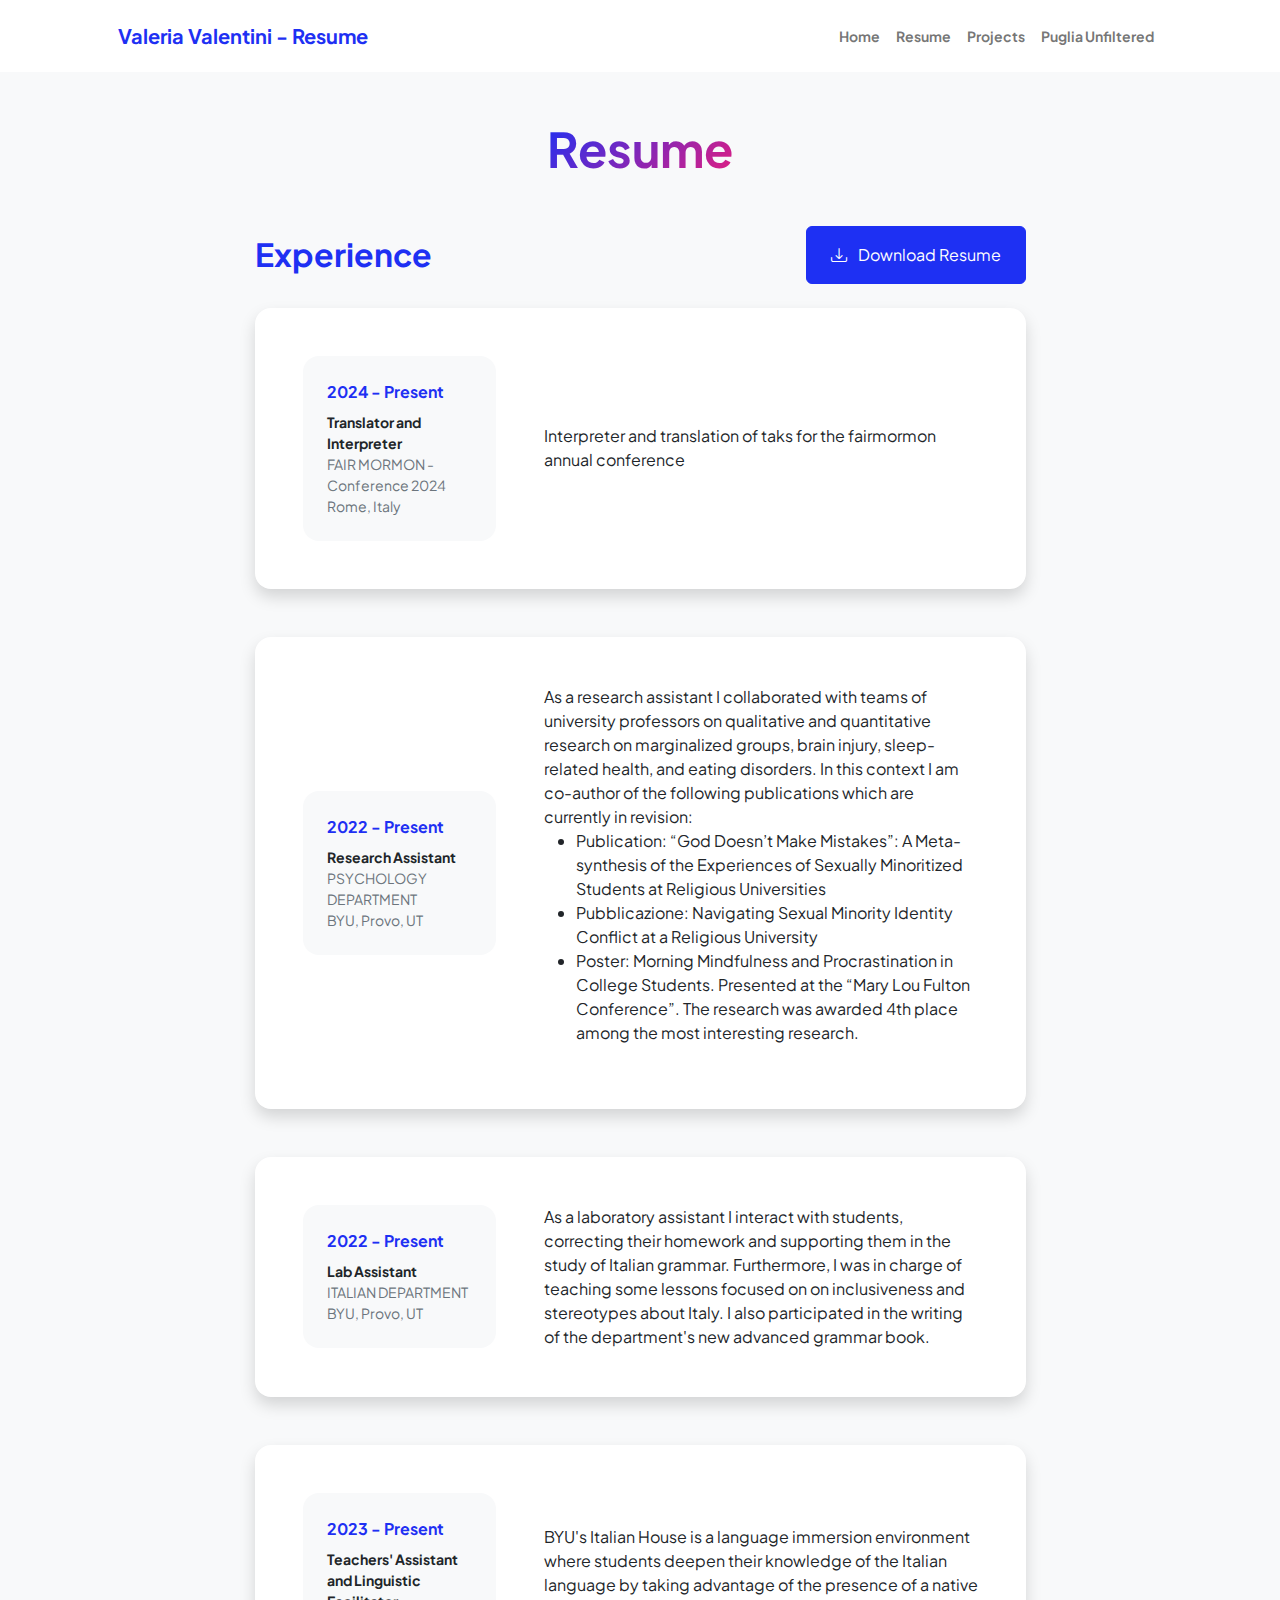
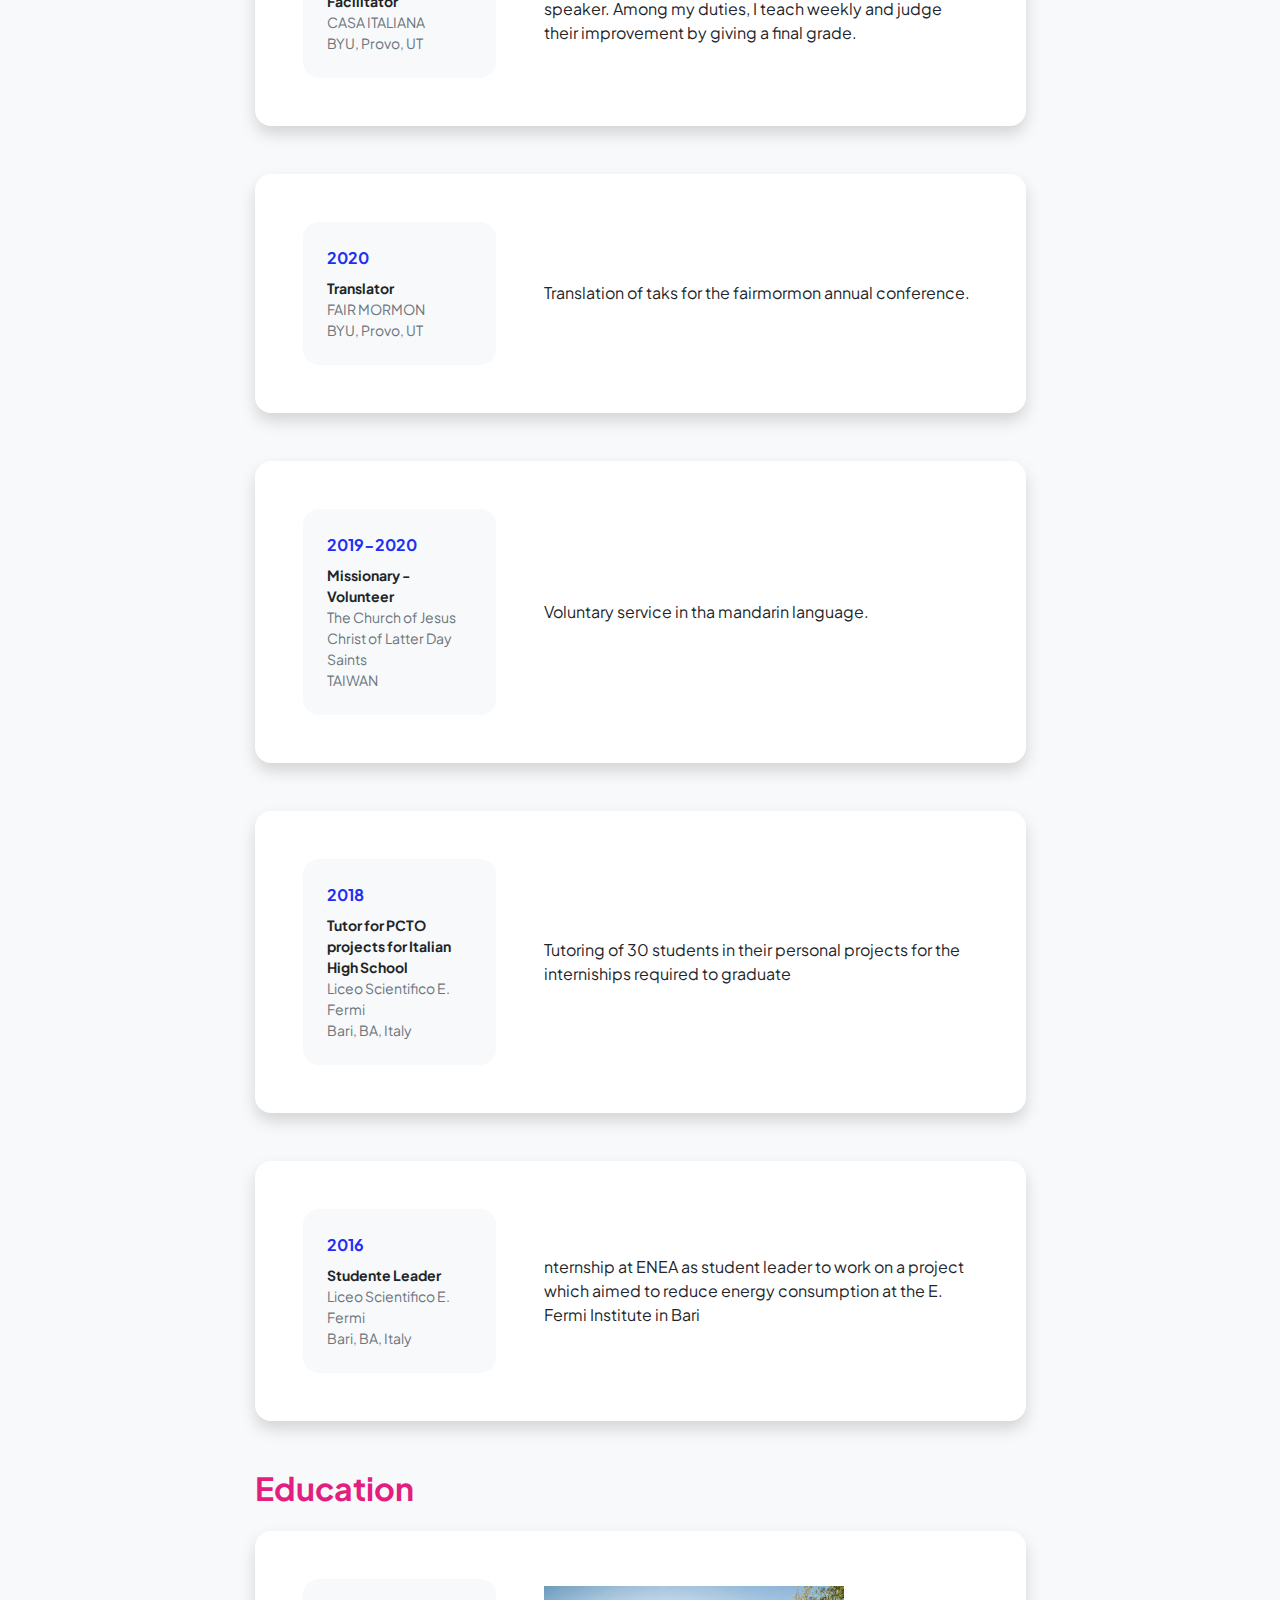
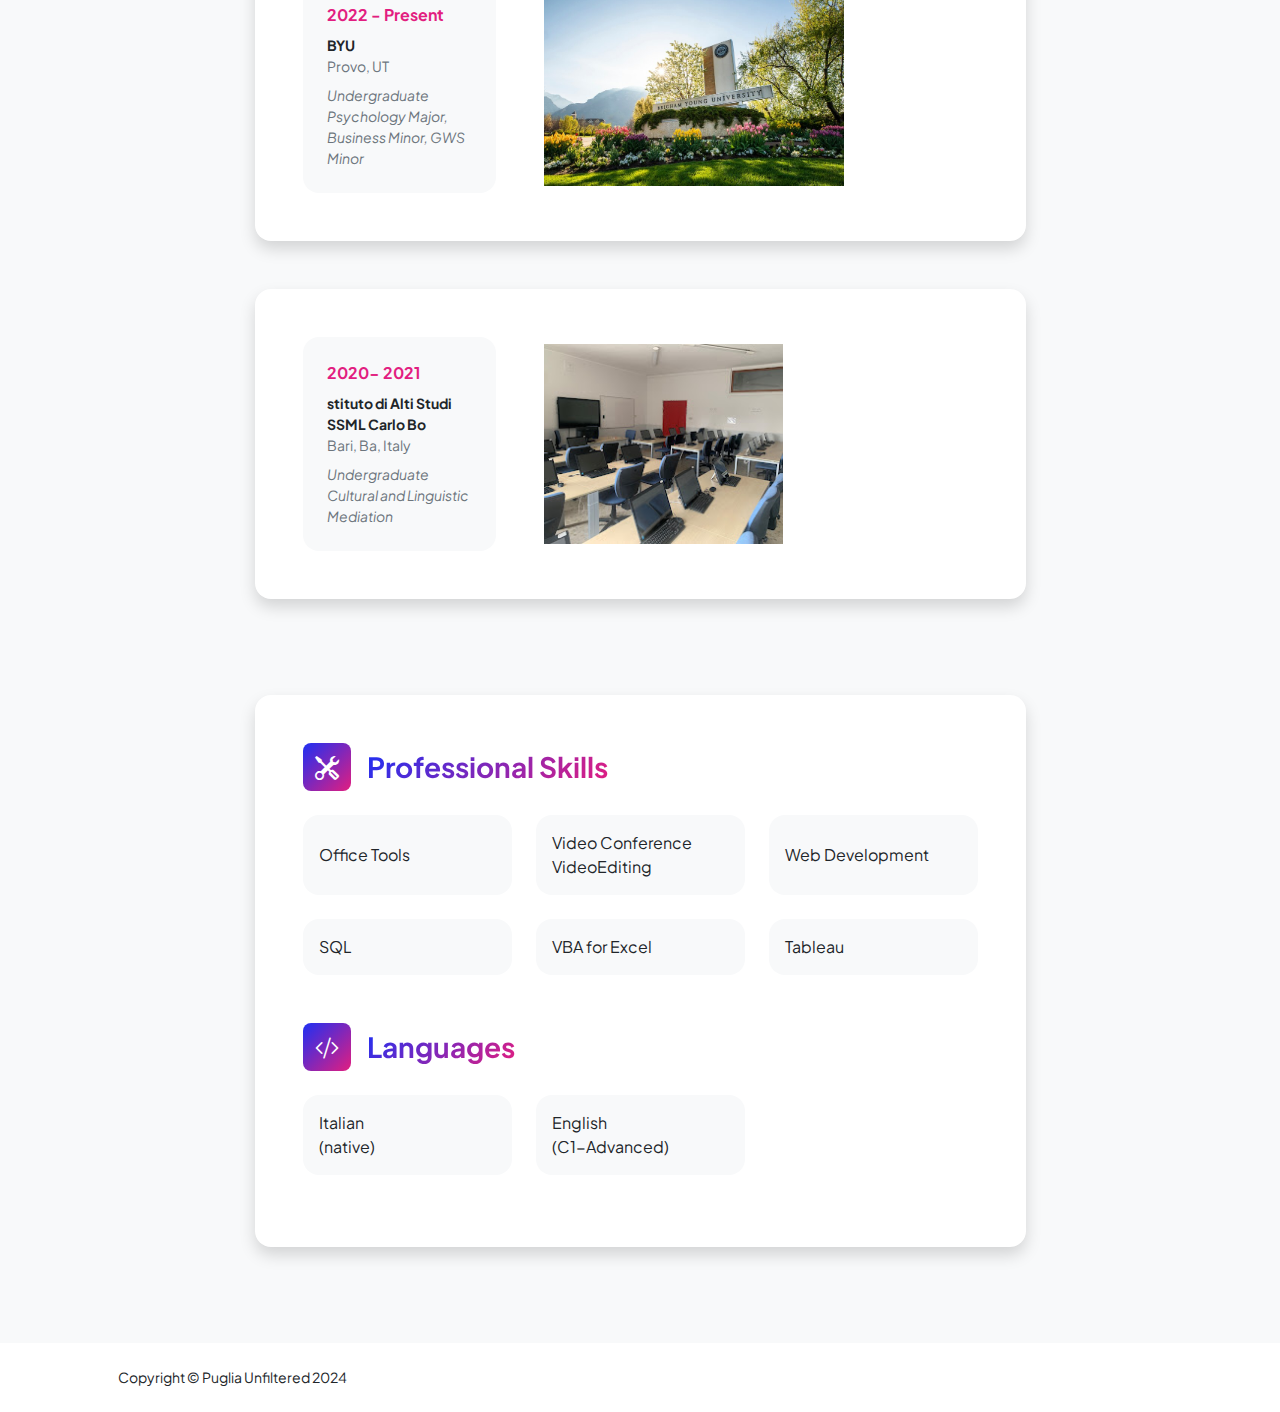
<file: Resume/resume.html>
<!DOCTYPE html>
<html lang="en">
    <head>
        <meta charset="utf-8" />
        <meta name="viewport" content="width=device-width, initial-scale=1, shrink-to-fit=no" />
        <meta name="description" content="" />
        <meta name="author" content="" />
        <title>Personal - Start Bootstrap Template</title>
        <!-- Favicon-->
        <link rel="icon" type="image/x-icon" href="assets/favicon.ico" />
        <!-- Custom Google font-->
        <link rel="preconnect" href="https://fonts.googleapis.com" />
        <link rel="preconnect" href="https://fonts.gstatic.com" crossorigin />
        <link href="https://fonts.googleapis.com/css2?family=Plus+Jakarta+Sans:wght@100;200;300;400;500;600;700;800;900&amp;display=swap" rel="stylesheet" />
        <!-- Bootstrap icons-->
        <link href="https://cdn.jsdelivr.net/npm/bootstrap-icons@1.8.1/font/bootstrap-icons.css" rel="stylesheet" />
        <!-- Core theme CSS (includes Bootstrap)-->
        <link href="css/styles.css" rel="stylesheet" />
    </head>
    <body class="d-flex flex-column h-100 bg-light">
        <main class="flex-shrink-0">
           <!-- Navigation-->
            <nav class="navbar navbar-expand-lg navbar-light bg-white py-3">
                <div class="container px-5">
                    <a class="navbar-brand" href="index.html"><span class="fw-bolder text-primary">Valeria Valentini - Resume</span></a>
                    <button class="navbar-toggler" type="button" data-bs-toggle="collapse" data-bs-target="#navbarSupportedContent" aria-controls="navbarSupportedContent" aria-expanded="false" aria-label="Toggle navigation"><span class="navbar-toggler-icon"></span></button>
                    <div class="collapse navbar-collapse" id="navbarSupportedContent">
                        <ul class="navbar-nav ms-auto mb-2 mb-lg-0 small fw-bolder">
                            <li class="nav-item"><a class="nav-link" href="index.html">Home</a></li>
                            <li class="nav-item"><a class="nav-link" href="resume.html">Resume</a></li>
                            <li class="nav-item"><a class="nav-link" href="projects.html">Projects</a></li>
                            <li class="nav-item"><a class="nav-link" href="../index.html">Puglia Unfiltered</a></li>
                        </ul>
                    </div>
                </div>
            </nav>
            <!-- Page Content-->
            <div class="container px-5 my-5">
                <div class="text-center mb-5">
                    <h1 class="display-5 fw-bolder mb-0"><span class="text-gradient d-inline">Resume</span></h1>
                </div>
                <div class="row gx-5 justify-content-center">
                    <div class="col-lg-11 col-xl-9 col-xxl-8">
                        <!-- Experience Section-->
                        <section>
                            <div class="d-flex align-items-center justify-content-between mb-4">
                                <h2 class="text-primary fw-bolder mb-0">Experience</h2>
                                <!-- Download resume button-->
                                <!-- Note: Set the link href target to a PDF file within your project-->
                                <a class="btn btn-primary px-4 py-3" href="assets/Valeria_Resume.pdf" target="_blank">
                                    <div class="d-inline-block bi bi-download me-2"></div>
                                     Download Resume   
                                </a>
                            </div>
                            <!-- Experience Card 1-->
                            <div class="card shadow border-0 rounded-4 mb-5">
                                <div class="card-body p-5">
                                    <div class="row align-items-center gx-5">
                                        <div class="col text-center text-lg-start mb-4 mb-lg-0">
                                            <div class="bg-light p-4 rounded-4">
                                                <div class="text-primary fw-bolder mb-2">2024 - Present</div>
                                                <div class="small fw-bolder">Translator and Interpreter</div>
                                                <div class="small text-muted">FAIR MORMON - Conference 2024</div>
                                                <div class="small text-muted">Rome, Italy</div>
                                            </div>
                                        </div>
                                        <div class="col-lg-8"><div>Interpreter and translation of taks for the fairmormon annual conference </div></div>
                                    </div>
                                </div>
                            </div>
                            <!-- Experience Card 2-->
                            <div class="card shadow border-0 rounded-4 mb-5">
                                <div class="card-body p-5">
                                    <div class="row align-items-center gx-5">
                                        <div class="col text-center text-lg-start mb-4 mb-lg-0">
                                            <div class="bg-light p-4 rounded-4">
                                                <div class="text-primary fw-bolder mb-2">2022 - Present</div>
                                                <div class="small fw-bolder">Research Assistant </div>
                                                <div class="small text-muted">PSYCHOLOGY DEPARTMENT </div>
                                                <div class="small text-muted">BYU, Provo, UT</div>
                                            </div>
                                        </div>
                                        <div class="col-lg-8"><div>As a research assistant I collaborated with teams of university professors on 
                                            qualitative and quantitative research on marginalized groups, brain injury, sleep-related health, 
                                            and eating disorders. In this context I am co-author of the following publications which are currently in 
                                            revision: <br>
                                            <ul>
                                                <li>Publication: “God Doesn’t Make Mistakes”: A Meta-synthesis of the Experiences of 
                                                    Sexually Minoritized Students at Religious Universities</li>
                                                <li>Pubblicazione: Navigating Sexual Minority Identity Conflict at a Religious University</li>
                                                <li>Poster: Morning Mindfulness and Procrastination in College Students. 
                                                    Presented at the “Mary Lou Fulton Conference”. 
                                                    The research was awarded 4th place among the most interesting research.</li>
                                            </ul>
                                        </div></div>
                                    </div>
                                </div>
                            </div>
                            <!-- Experience Card 3-->
                            <div class="card shadow border-0 rounded-4 mb-5">
                                <div class="card-body p-5">
                                    <div class="row align-items-center gx-5">
                                        <div class="col text-center text-lg-start mb-4 mb-lg-0">
                                            <div class="bg-light p-4 rounded-4">
                                                <div class="text-primary fw-bolder mb-2">2022 - Present</div>
                                                <div class="small fw-bolder">Lab Assistant</div>
                                                <div class="small text-muted">ITALIAN DEPARTMENT </div>
                                                <div class="small text-muted">BYU, Provo, UT</div>
                                            </div>
                                        </div>
                                        <div class="col-lg-8"><div>As a laboratory assistant I interact with students, correcting their homework and supporting them in the study of Italian grammar. Furthermore, I was in charge of teaching some lessons focused on on inclusiveness and stereotypes about Italy.
                                            I also participated in the writing of the department's new advanced grammar book.</div></div>
                                    </div>
                                </div>
                            </div>
                            <!-- Experience Card 4-->
                            <div class="card shadow border-0 rounded-4 mb-5">
                                <div class="card-body p-5">
                                    <div class="row align-items-center gx-5">
                                        <div class="col text-center text-lg-start mb-4 mb-lg-0">
                                            <div class="bg-light p-4 rounded-4">
                                                <div class="text-primary fw-bolder mb-2">2023 - Present</div>
                                                <div class="small fw-bolder">Teachers' Assistant and Linguistic Facilitator</div>
                                                <div class="small text-muted">CASA ITALIANA</div>
                                                <div class="small text-muted">BYU, Provo, UT</div>
                                            </div>
                                        </div>
                                        <div class="col-lg-8"><div>BYU's Italian House is a language immersion environment where students deepen their knowledge of the Italian language by taking advantage of the presence of a native speaker. Among my duties, I teach weekly and judge their improvement by giving a final grade.</div></div>
                                    </div>
                                </div>
                            </div>
                            <!-- Experience Card 5-->
                            <div class="card shadow border-0 rounded-4 mb-5">
                                <div class="card-body p-5">
                                    <div class="row align-items-center gx-5">
                                        <div class="col text-center text-lg-start mb-4 mb-lg-0">
                                            <div class="bg-light p-4 rounded-4">
                                                <div class="text-primary fw-bolder mb-2">2020</div>
                                                <div class="small fw-bolder">Translator</div>
                                                <div class="small text-muted">FAIR MORMON</div>
                                                <div class="small text-muted">BYU, Provo, UT</div>
                                            </div>
                                        </div>
                                        <div class="col-lg-8"><div>Translation of taks for the fairmormon annual conference.</div></div>
                                    </div>
                                </div>
                            </div>
                            <!-- Experience Card 6-->
                            <div class="card shadow border-0 rounded-4 mb-5">
                                <div class="card-body p-5">
                                    <div class="row align-items-center gx-5">
                                        <div class="col text-center text-lg-start mb-4 mb-lg-0">
                                            <div class="bg-light p-4 rounded-4">
                                                <div class="text-primary fw-bolder mb-2">2019-2020</div>
                                                <div class="small fw-bolder">Missionary - Volunteer</div>
                                                <div class="small text-muted">The Church of Jesus Christ of Latter Day Saints</div>
                                                <div class="small text-muted">TAIWAN</div>
                                            </div>
                                        </div>
                                        <div class="col-lg-8"><div>Voluntary service in tha mandarin language.</div></div>
                                    </div>
                                </div>
                            </div> 
                            <!-- Experience Card 7-->
                            <div class="card shadow border-0 rounded-4 mb-5">
                                <div class="card-body p-5">
                                    <div class="row align-items-center gx-5">
                                        <div class="col text-center text-lg-start mb-4 mb-lg-0">
                                            <div class="bg-light p-4 rounded-4">
                                                <div class="text-primary fw-bolder mb-2">2018</div>
                                                <div class="small fw-bolder">Tutor for PCTO projects for Italian High School</div>
                                                <div class="small text-muted">Liceo Scientifico E. Fermi</div>
                                                <div class="small text-muted">Bari, BA, Italy</div>
                                            </div>
                                        </div>
                                        <div class="col-lg-8"><div>Tutoring of 30 students in their personal projects for the interniships required to graduate</div></div>
                                    </div>
                                </div>
                            </div> 
                            <!-- Experience Card 7-->
                            <div class="card shadow border-0 rounded-4 mb-5">
                                <div class="card-body p-5">
                                    <div class="row align-items-center gx-5">
                                        <div class="col text-center text-lg-start mb-4 mb-lg-0">
                                            <div class="bg-light p-4 rounded-4">
                                                <div class="text-primary fw-bolder mb-2">2016</div>
                                                <div class="small fw-bolder">Studente Leader</div>
                                                <div class="small text-muted">Liceo Scientifico E. Fermi</div>
                                                <div class="small text-muted">Bari, BA, Italy</div>
                                            </div>
                                        </div>
                                        <div class="col-lg-8"><div>nternship at ENEA as student leader to work on a project which aimed to reduce energy consumption at the E. Fermi Institute in Bari</div></div>
                                    </div>
                                </div>
                            </div>   
                        </section>
                        <!-- Education Section-->
                        <section>
                            <h2 class="text-secondary fw-bolder mb-4">Education</h2>
                            <!-- Education Card 1-->
                            <div class="card shadow border-0 rounded-4 mb-5">
                                <div class="card-body p-5">
                                    <div class="row align-items-center gx-5">
                                        <div class="col text-center text-lg-start mb-4 mb-lg-0">
                                            <div class="bg-light p-4 rounded-4">
                                                <div class="text-secondary fw-bolder mb-2">2022 - Present</div>
                                                <div class="mb-2">
                                                    <div class="small fw-bolder">BYU</div>
                                                    <div class="small text-muted">Provo, UT</div>
                                                </div>
                                                <div class="fst-italic">
                                                    <div class="small text-muted">Undergraduate</div>
                                                    <div class="small text-muted">Psychology Major, Business Minor, GWS Minor</div>
                                                </div>
                                            </div>
                                        </div>
                                        <div class="col-lg-8"><div><img src="assets/BYU.jpeg" height="200"> </div></div>
                                    </div>
                                </div>
                            </div>
                            <!-- Education Card 2-->
                            <div class="card shadow border-0 rounded-4 mb-5">
                                <div class="card-body p-5">
                                    <div class="row align-items-center gx-5">
                                        <div class="col text-center text-lg-start mb-4 mb-lg-0">
                                            <div class="bg-light p-4 rounded-4">
                                                <div class="text-secondary fw-bolder mb-2">2020- 2021</div>
                                                <div class="mb-2">
                                                    <div class="small fw-bolder">stituto di Alti Studi SSML Carlo Bo</div>
                                                    <div class="small text-muted">Bari, Ba, Italy</div>
                                                </div>
                                                <div class="fst-italic">
                                                    <div class="small text-muted">Undergraduate</div>
                                                    <div class="small text-muted">Cultural and Linguistic Mediation</div>
                                                </div>
                                            </div>
                                        </div>
                                        <div class="col-lg-8"><div><img src="assets/carlobo.jpg" height="200">  </div></div>
                                    </div>
                                </div>
                            </div>
                        </section>
                        <!-- Divider-->
                        <div class="pb-5"></div>
                        <!-- Skills Section-->
                        <section>
                            <!-- Skillset Card-->
                            <div class="card shadow border-0 rounded-4 mb-5">
                                <div class="card-body p-5">
                                    <!-- Professional skills list-->
                                    <div class="mb-5">
                                        <div class="d-flex align-items-center mb-4">
                                            <div class="feature bg-primary bg-gradient-primary-to-secondary text-white rounded-3 me-3"><i class="bi bi-tools"></i></div>
                                            <h3 class="fw-bolder mb-0"><span class="text-gradient d-inline">Professional Skills</span></h3>
                                        </div>
                                        <div class="row row-cols-1 row-cols-md-3 mb-4">
                                            <div class="col mb-4 mb-md-0"><div class="d-flex align-items-center bg-light rounded-4 p-3 h-100">Office Tools</div></div>
                                            <div class="col mb-4 mb-md-0"><div class="d-flex align-items-center bg-light rounded-4 p-3 h-100">Video Conference<br>VideoEditing</div></div>
                                            <div class="col"><div class="d-flex align-items-center bg-light rounded-4 p-3 h-100">Web Development</div></div>
                                        </div>
                                        <div class="row row-cols-1 row-cols-md-3">
                                            <div class="col mb-4 mb-md-0"><div class="d-flex align-items-center bg-light rounded-4 p-3 h-100">SQL </div></div>
                                            <div class="col mb-4 mb-md-0"><div class="d-flex align-items-center bg-light rounded-4 p-3 h-100">VBA for Excel</div></div>
                                            <div class="col"><div class="d-flex align-items-center bg-light rounded-4 p-3 h-100">Tableau</div></div>
                                        </div>
                                    </div>
                                    <!-- Languages list-->
                                    <div class="mb-0">
                                        <div class="d-flex align-items-center mb-4">
                                            <div class="feature bg-primary bg-gradient-primary-to-secondary text-white rounded-3 me-3"><i class="bi bi-code-slash"></i></div>
                                            <h3 class="fw-bolder mb-0"><span class="text-gradient d-inline">Languages</span></h3>
                                        </div>
                                        <div class="row row-cols-1 row-cols-md-3 mb-4">
                                            <div class="col mb-4 mb-md-0"><div class="d-flex align-items-center bg-light rounded-4 p-3 h-100">Italian<br>(native)</div></div>
                                            <div class="col mb-4 mb-md-0"><div class="d-flex align-items-center bg-light rounded-4 p-3 h-100">English<br>(C1-Advanced)</div></div>
                                            <!--
                                            <div class="col"><div class="d-flex align-items-center bg-light rounded-4 p-3 h-100">JavaScript</div></div>
                                            -->
                                        </div>
                                        <!--
                                        <div class="row row-cols-1 row-cols-md-3">
                                            <div class="col mb-4 mb-md-0"><div class="d-flex align-items-center bg-light rounded-4 p-3 h-100">Python</div></div>
                                            <div class="col mb-4 mb-md-0"><div class="d-flex align-items-center bg-light rounded-4 p-3 h-100">Ruby</div></div>
                                            <div class="col"><div class="d-flex align-items-center bg-light rounded-4 p-3 h-100">Node.js</div></div>
                                        </div>
                                        -->
                                    </div>
                                </div>
                            </div>
                        </section>
                    </div>
                </div>
            </div>
        </main>
        <!-- Footer-->
        <footer class="bg-white py-4 mt-auto">
            <div class="container px-5">
                <div class="row align-items-center justify-content-between flex-column flex-sm-row">
                    <div class="col-auto"><div class="small m-0">Copyright &copy; Puglia Unfiltered 2024</div></div>
                    <div class="col-auto">
                        <!--
                        <a class="small" href="#!">Privacy</a>
                        <span class="mx-1">&middot;</span>
                        <a class="small" href="#!">Terms</a>
                        <span class="mx-1">&middot;</span>
                        <a class="small" href="#!">Contact</a>
                        -->
                    </div>
                </div>
            </div>
        </footer>
        <!-- Bootstrap core JS-->
        <script src="https://cdn.jsdelivr.net/npm/bootstrap@5.2.3/dist/js/bootstrap.bundle.min.js"></script>
        <!-- Core theme JS-->
        <script src="js/scripts.js"></script>
    </body>
</html>
</file>
<file: css/layoutstyles.css>
body {
    font-family: Arial, Helvetica, sans-serif;
    font-size: 15px;
    color: black;
    background-color: rgb(249, 249, 230);
}

li{
    font-size: 14px;
    font-style: italic;
    font-weight: normal;
    font-family: Arial, Helvetica, sans-serif;
    color:black;
}

h2{
    font-family:'Courier New', Courier, monospace;
    color:black;
}

p{
    font-family:Arial, Helvetica, sans-serif;
    color:black;
    line-height: 30px;
    padding: 10px;
}

a{
    color: blue;
    text-decoration: none;
    font-family: Arial, Helvetica, sans-serif;
}
a:hover{
    text-decoration: underline;
    /*font-weight: bold;
    font-size: 18px; */
}   
a:visited{
    color:blue}


.common {
   /*background-color: #cccccc; 
   border: 2px solid white;*/
   position: absolute;
}

.header {
    top: 5px;
    left: 5px;
    right: 5px;
    height: 500px;
    z-index: 2;
    
    text-align: center;
}

.mainbody {
    top: 500px;
    left: 20px;
    right: 20px;
    bottom: 39px;
    padding-right: 5px;
}


.footer {
    bottom: 5px;
    left: 5px;
    right: 5px;
    height: 25px;
    font-size: 12px;
    color: #999999;
    text-align: center;
    padding-top: 15px;
    position: fixed;
}
</file>
